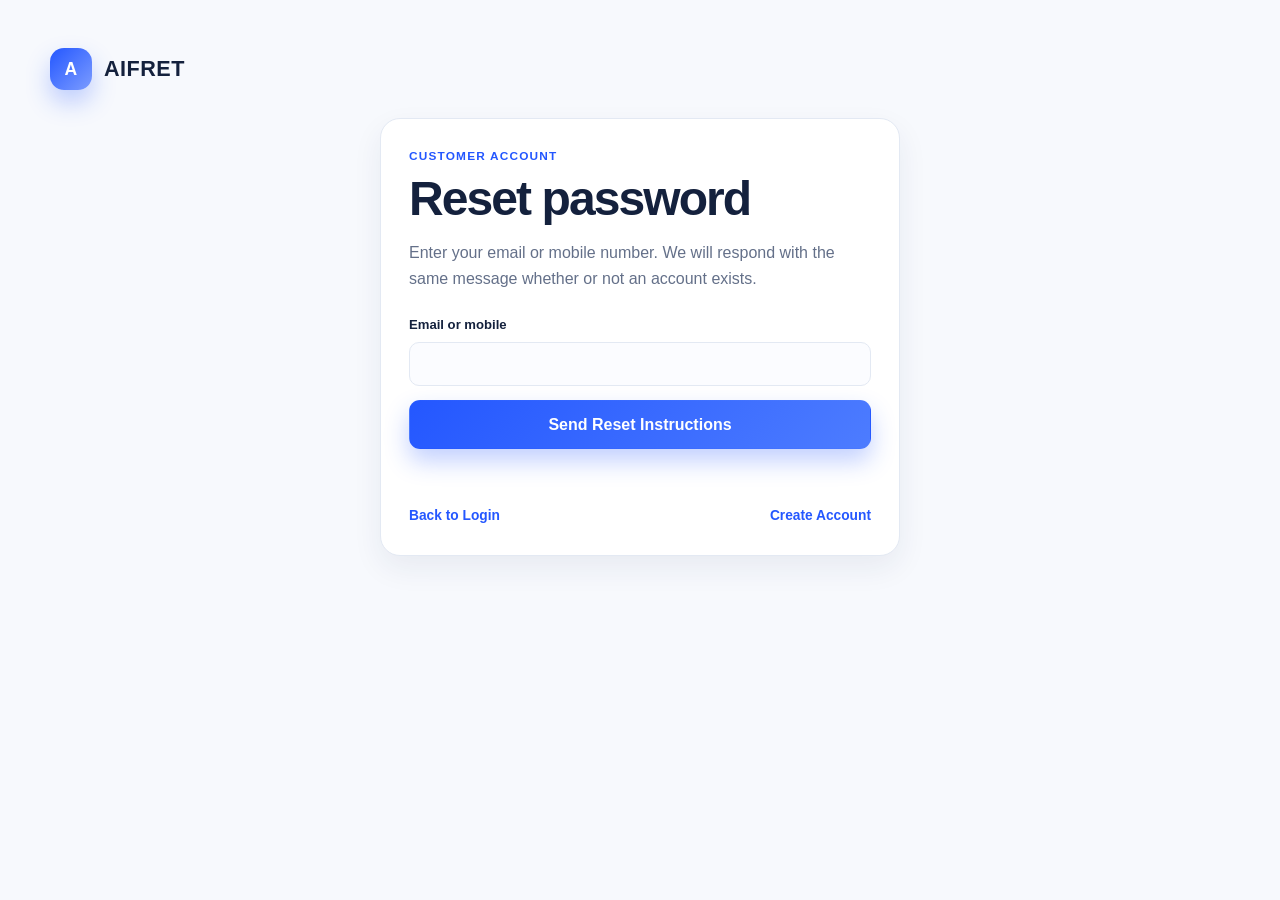
<file: forgot-password.html>
<!DOCTYPE html>
<html lang="en"><head><meta charset="UTF-8" /><meta name="viewport" content="width=device-width, initial-scale=1.0" /><meta name="robots" content="noindex" /><title>Reset Password | AIFRET</title><link rel="stylesheet" href="assets/css/styles.css" /></head><body><main class="container auth-page"><a href="index.html" class="brand auth-brand"><span class="brand-mark">A</span><span class="brand-word">AIFRET</span></a><section class="auth-panel"><span class="section-kicker">Customer account</span><h1>Reset password</h1><p>Enter your email or mobile number. We will respond with the same message whether or not an account exists.</p><form data-forgot-form><label>Email or mobile<input name="identifier" required autocomplete="username" /></label><button class="btn btn-primary" type="submit">Send Reset Instructions</button></form><p class="auth-status" data-auth-status role="status"></p><div class="auth-links"><a href="login.html">Back to Login</a><a href="signup.html">Create Account</a></div></section></main><script src="assets/js/config.js"></script><script src="assets/js/auth-client.js?v=cloudflare-api-1"></script><script src="assets/js/customer-pages.js?v=customer-auth-1"></script></body></html>
</file>
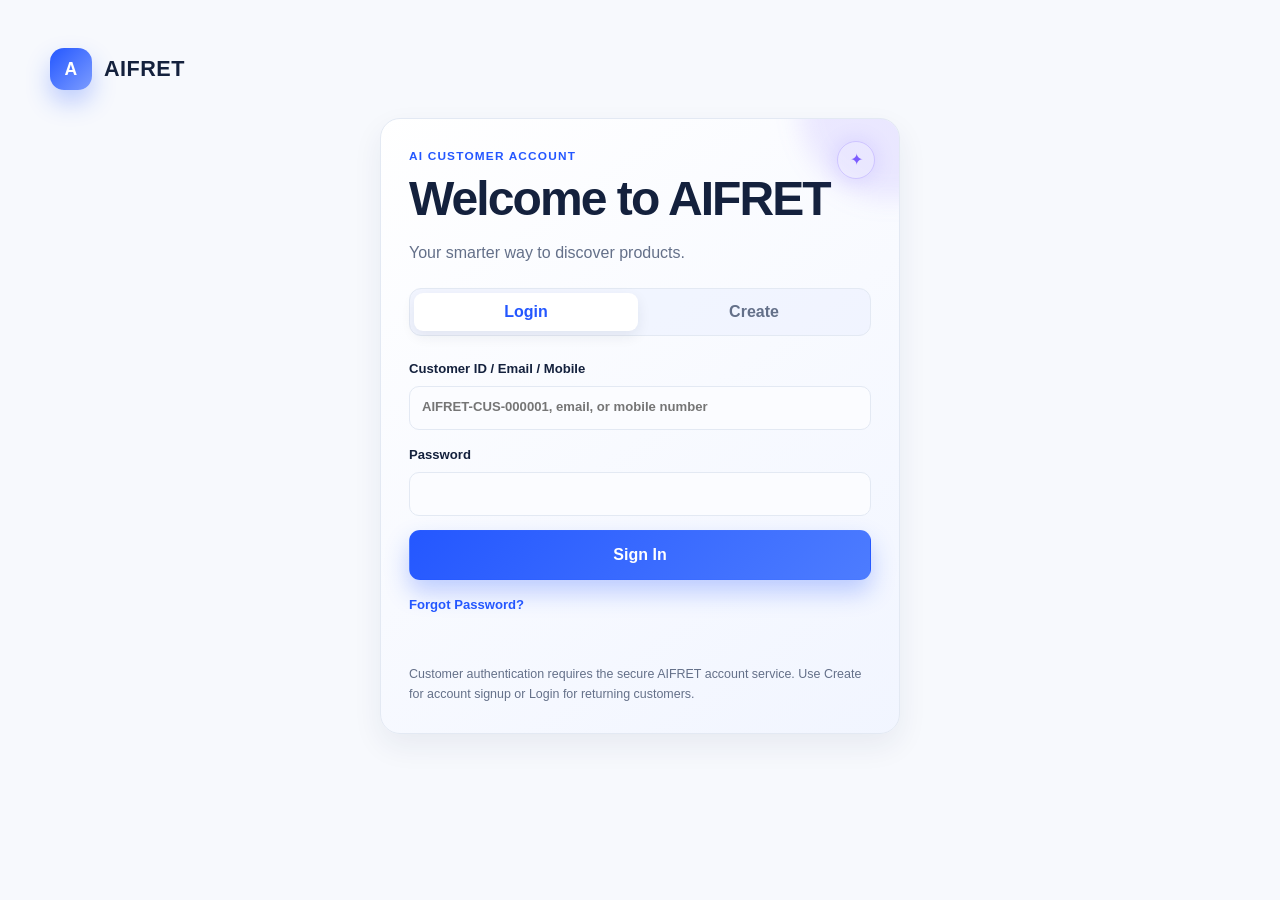
<file: login.html>
<!DOCTYPE html>
<html lang="en"><head><meta charset="UTF-8" /><meta name="viewport" content="width=device-width, initial-scale=1.0" /><meta name="robots" content="noindex" /><title>Customer Login | AIFRET</title><link rel="stylesheet" href="assets/css/styles.css" /></head><body><main class="container auth-page"><a href="index.html" class="brand auth-brand"><span class="brand-mark">A</span><span class="brand-word">AIFRET</span></a><section class="auth-panel auth-panel-ai"><div class="auth-orbit" aria-hidden="true">✦</div><span class="section-kicker">AI customer account</span><h1>Welcome to AIFRET</h1><p>Your smarter way to discover products.</p><div class="auth-tabs" role="tablist" aria-label="Account access"><button type="button" class="auth-tab active" data-auth-tab="login" role="tab" aria-selected="true">Login</button><button type="button" class="auth-tab" data-auth-tab="signup" role="tab" aria-selected="false">Create</button></div><form data-login-form><label>Customer ID / Email / Mobile<input name="identifier" placeholder="AIFRET-CUS-000001, email, or mobile number" required autocomplete="username" /></label><label>Password<input name="password" type="password" required autocomplete="current-password" /></label><button class="btn btn-primary" type="submit">Sign In</button><a class="auth-forgot" href="forgot-password.html">Forgot Password?</a></form><form data-signup-form hidden><label>Full Name<input name="fullName" required autocomplete="name" /></label><label>Email<input name="email" type="email" required autocomplete="email" /></label><label>Mobile Number<input name="mobile" type="tel" required autocomplete="tel" /></label><label>Password<input name="password" type="password" minlength="8" required autocomplete="new-password" /></label><label>Confirm Password<input name="confirmPassword" type="password" minlength="8" required autocomplete="new-password" /></label><button class="btn btn-primary" type="submit">Create Account</button></form><p class="auth-status" data-auth-status role="status"></p><p class="auth-note">Customer authentication requires the secure AIFRET account service. Use Create for account signup or Login for returning customers.</p></section></main><script src="assets/js/config.js"></script><script src="assets/js/auth-client.js?v=cloudflare-api-1"></script><script src="assets/js/customer-pages.js?v=customer-auth-2"></script></body></html>
</file>
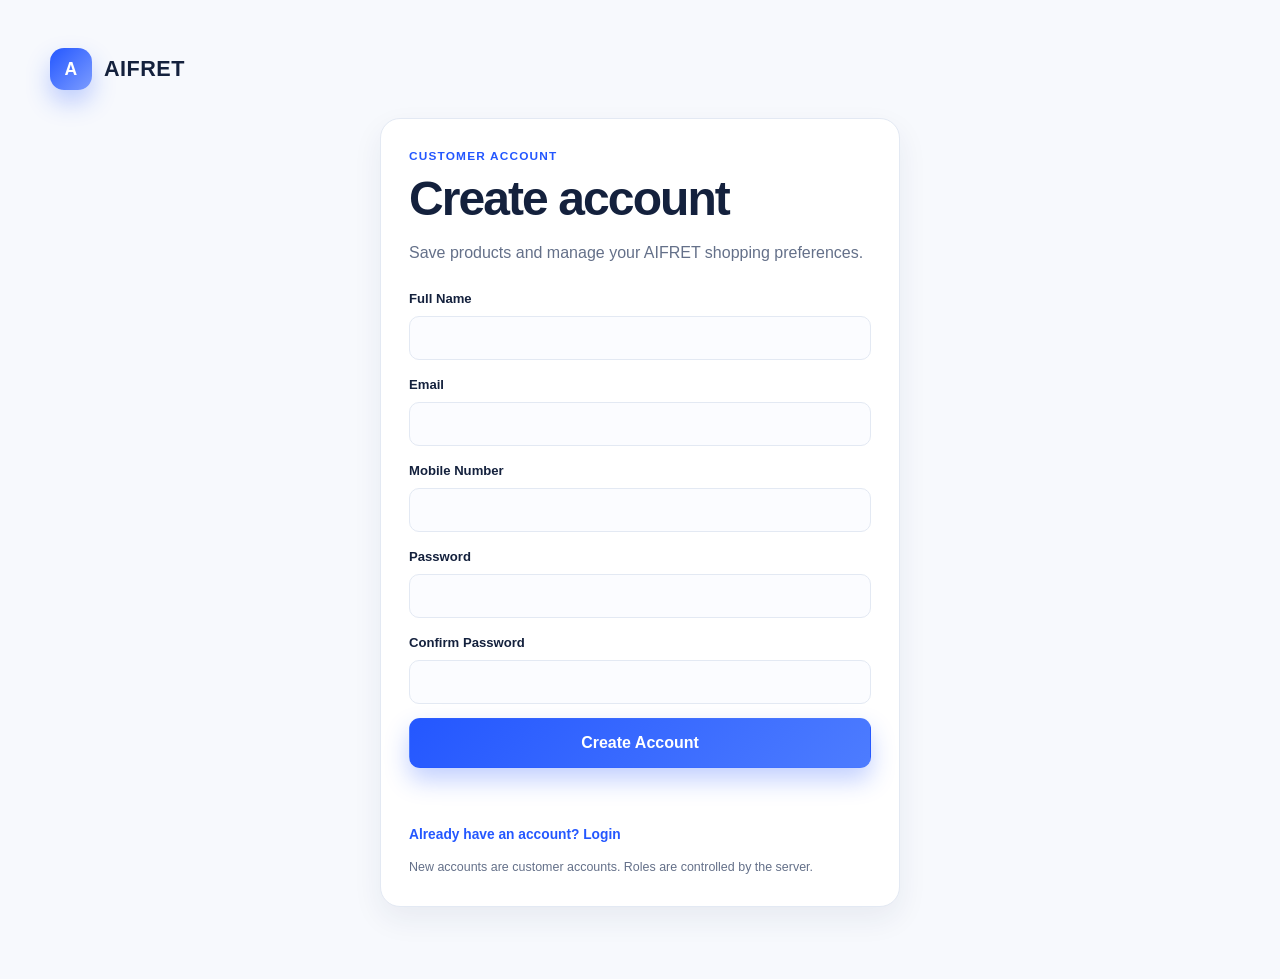
<file: signup.html>
<!DOCTYPE html>
<html lang="en"><head><meta charset="UTF-8" /><meta name="viewport" content="width=device-width, initial-scale=1.0" /><meta name="robots" content="noindex" /><title>Create Customer Account | AIFRET</title><link rel="stylesheet" href="assets/css/styles.css" /></head><body><main class="container auth-page"><a href="index.html" class="brand auth-brand"><span class="brand-mark">A</span><span class="brand-word">AIFRET</span></a><section class="auth-panel"><span class="section-kicker">Customer account</span><h1>Create account</h1><p>Save products and manage your AIFRET shopping preferences.</p><form data-signup-form><label>Full Name<input name="fullName" required autocomplete="name" /></label><label>Email<input name="email" type="email" required autocomplete="email" /></label><label>Mobile Number<input name="mobile" type="tel" required autocomplete="tel" /></label><label>Password<input name="password" type="password" minlength="8" required autocomplete="new-password" /></label><label>Confirm Password<input name="confirmPassword" type="password" minlength="8" required autocomplete="new-password" /></label><button class="btn btn-primary" type="submit">Create Account</button></form><p class="auth-status" data-auth-status role="status"></p><div class="auth-links"><a href="login.html">Already have an account? Login</a></div><p class="auth-note">New accounts are customer accounts. Roles are controlled by the server.</p></section></main><script src="assets/js/config.js"></script><script src="assets/js/auth-client.js?v=cloudflare-api-1"></script><script src="assets/js/customer-pages.js?v=customer-auth-1"></script></body></html>
</file>
<file: assets/css/styles.css>
:root {
  --bg: #f6f8fc;
  --bg-soft: #eef3ff;
  --surface: #ffffff;
  --surface-strong: #f1f5ff;
  --card: #ffffff;
  --text: #181f2a;
  --muted: #5a6475;
  --line: #e5ebf7;
  --primary: #2457ff;
  --primary-dark: #1236b3;
  --secondary: #0ea5a4;
  --success: #12a05a;
  --warning: #f59e0b;
  --danger: #ef4444;
  --shadow: 0 18px 45px rgba(23, 34, 61, 0.08);
  --radius: 20px;
}

* { box-sizing: border-box; }
[hidden] { display: none !important; }
html { scroll-behavior: smooth; }
body {
  margin: 0;
  font-family: "Segoe UI", Tahoma, Geneva, Verdana, sans-serif;
  background: var(--bg);
  color: var(--text);
  line-height: 1.6;
}
img { max-width: 100%; display: block; }
a { color: inherit; text-decoration: none; }
button, input, select { font: inherit; }
.container {
  width: min(1180px, calc(100% - 32px));
  margin: 0 auto;
}
.site-header {
  position: sticky;
  top: 0;
  z-index: 20;
  background: rgba(255, 255, 255, 0.86);
  backdrop-filter: blur(14px);
  border-bottom: 1px solid rgba(21, 31, 51, 0.06);
}
.header-inner {
  display: flex;
  align-items: center;
  justify-content: space-between;
  gap: 18px;
  padding: 16px 0;
}
.brand {
  display: inline-flex;
  align-items: center;
  gap: 12px;
  font-weight: 800;
  letter-spacing: 0.03em;
  color: var(--text);
}
.brand-mark {
  width: 42px;
  height: 42px;
  display: grid;
  place-items: center;
  border-radius: 14px;
  background: linear-gradient(135deg, var(--primary), #7c9cff);
  color: white;
  font-size: 1.1rem;
  box-shadow: 0 12px 24px rgba(36, 87, 255, 0.28);
}
.brand-word {
  font-size: 1.35rem;
}
.site-nav {
  display: flex;
  align-items: center;
  gap: 22px;
  color: var(--muted);
  font-weight: 600;
}
.site-nav a:hover { color: var(--primary); }
.header-actions {
  display: flex;
  align-items: center;
  gap: 12px;
}
.btn {
  display: inline-flex;
  align-items: center;
  justify-content: center;
  gap: 8px;
  padding: 12px 18px;
  border-radius: 12px;
  border: 1px solid transparent;
  font-weight: 700;
  cursor: pointer;
  transition: 0.2s ease;
}
.btn-primary {
  background: linear-gradient(135deg, var(--primary), #4d7cff);
  color: white;
  box-shadow: 0 12px 24px rgba(36, 87, 255, 0.28);
}
.btn-primary:hover { transform: translateY(-1px); }
.btn-secondary {
  background: var(--surface);
  color: var(--text);
  border-color: var(--line);
}
.hero {
  padding: 34px 0 24px;
}
.hero-shell {
  display: grid;
  grid-template-columns: 1.2fr 0.8fr;
  gap: 28px;
  background: linear-gradient(150deg, #f7f9ff, #eef4ff);
  border: 1px solid rgba(36, 87, 255, 0.08);
  border-radius: 30px;
  box-shadow: var(--shadow);
  overflow: hidden;
}
.hero-copy {
  padding: 48px 42px 42px;
}
.eyebrow {
  display: inline-flex;
  padding: 8px 12px;
  border-radius: 999px;
  background: rgba(36, 87, 255, 0.08);
  color: var(--primary);
  font-size: 0.8rem;
  font-weight: 700;
  letter-spacing: 0.04em;
  text-transform: uppercase;
}
h1 {
  font-size: clamp(2.2rem, 2.8vw, 4rem);
  line-height: 1.05;
  margin: 18px 0 16px;
  letter-spacing: -0.04em;
}
.hero-copy p {
  max-width: 630px;
  color: var(--muted);
  margin: 0 0 24px;
  font-size: 1.05rem;
}
.search-row {
  display: flex;
  align-items: center;
  gap: 10px;
  background: var(--surface);
  border: 1px solid var(--line);
  border-radius: 16px;
  padding: 8px 10px 8px 16px;
  max-width: 650px;
}
.search-row input {
  flex: 1;
  border: none;
  outline: none;
  background: transparent;
  color: var(--text);
  font-size: 1rem;
  min-width: 0;
}
.search-row .btn {
  white-space: nowrap;
  padding-inline: 16px;
}
.hero-metrics {
  display: flex;
  align-items: center;
  flex-wrap: wrap;
  gap: 18px;
  margin-top: 30px;
}
.metric {
  min-width: 120px;
}
.metric strong {
  display: block;
  font-size: 1.5rem;
}
.metric span {
  color: var(--muted);
  font-size: 0.9rem;
}
.hero-visual {
  position: relative;
  background: linear-gradient(180deg, #dbe7ff 0%, #edf1ff 100%);
  padding: 22px;
}
.product-showcase {
  width: 100%;
  height: 100%;
  min-height: 430px;
  border-radius: 28px;
  background: linear-gradient(160deg, rgba(255,255,255,0.82), rgba(156,187,255,0.3));
  border: 1px solid rgba(132,160,255,0.35);
  padding: 24px;
  display: flex;
  align-items: flex-end;
  justify-content: center;
  position: relative;
}
.float-card {
  position: absolute;
  background: rgba(255,255,255,0.9);
  box-shadow: var(--shadow);
  border: 1px solid rgba(26, 43, 76, 0.04);
  border-radius: 16px;
  padding: 12px 14px;
  display: flex;
  align-items: center;
  gap: 12px;
}
.float-card.top {
  top: 24px;
  left: 22px;
}
.float-card.bottom {
  right: 18px;
  bottom: 28px;
}
.float-card .mini-badge {
  width: 42px;
  height: 42px;
  border-radius: 12px;
  display: grid;
  place-items: center;
  background: linear-gradient(135deg, #ffefc7, #f7c873);
  font-size: 1.1rem;
}
.float-card strong { display: block; }
.float-card span { color: var(--muted); font-size: 0.8rem; }
.showcase-visual {
  position: relative;
  width: min(100%, 430px);
  margin: 0 auto;
}
.showcase-visual img {
  border-radius: 24px;
  width: 100%;
  height: 360px;
  object-fit: cover;
  box-shadow: 0 30px 50px rgba(44, 62, 118, 0.2);
}
.page-section {
  padding: 28px 0 12px;
}
.section-head {
  display: flex;
  align-items: end;
  justify-content: space-between;
  gap: 18px;
  margin-bottom: 20px;
}
.section-head h2 {
  margin: 0;
  font-size: clamp(1.6rem, 2vw, 2.3rem);
  letter-spacing: -0.03em;
}
.section-head a {
  color: var(--primary);
  font-weight: 700;
}
.category-grid,
.featured-grid,
.deals-grid,
.market-grid,
.compare-grid {
  display: grid;
  gap: 18px;
}
.category-grid { grid-template-columns: repeat(4, minmax(0, 1fr)); }
.category-products-sections { display: grid; gap: 28px; margin-top: 28px; }
.category-products-section { min-width: 0; }
.category-products-section .section-head { margin-bottom: 14px; }
.category-products-section h3 { margin: 0; font-size: 1.2rem; }
.category-products-grid { display: grid; grid-template-columns: repeat(3, minmax(0, 1fr)); gap: 18px; }
.category-card,
.deal-card,
.product-card,
.market-card,
.compare-card {
  background: var(--surface);
  border: 1px solid var(--line);
  border-radius: 20px;
  box-shadow: 0 10px 25px rgba(20, 30, 46, 0.04);
}
.category-card {
  padding: 20px;
  display: flex;
  align-items: center;
  gap: 16px;
}
.category-icon {
  width: 48px;
  height: 48px;
  border-radius: 14px;
  display: grid;
  place-items: center;
  background: var(--bg-soft);
  font-size: 1.5rem;
}
.category-card h3 {
  margin: 0 0 4px;
  font-size: 1.05rem;
}
.category-card small { color: var(--muted); }
.featured-grid { grid-template-columns: repeat(4, minmax(0, 1fr)); }
.deals-grid { grid-template-columns: repeat(3, minmax(0, 1fr)); }
.market-grid { grid-template-columns: repeat(4, minmax(0, 1fr)); }
.product-card { overflow: hidden; }
.product-image {
  height: 220px;
  overflow: hidden;
  background: #edf4ff;
}
.product-image img {
  width: 100%;
  height: 100%;
  object-fit: cover;
}
.product-body {
  padding: 16px 16px 18px;
}
.product-tag {
  display: inline-flex;
  padding: 6px 10px;
  border-radius: 999px;
  background: rgba(18, 160, 90, 0.1);
  color: var(--success);
  font-size: 0.78rem;
  font-weight: 700;
}
.product-body h3 {
  margin: 12px 0 8px;
  font-size: 1.12rem;
}
.product-meta {
  display: flex;
  align-items: center;
  justify-content: space-between;
  gap: 10px;
  color: var(--muted);
  font-size: 0.9rem;
}
.product-footer {
  display: flex;
  align-items: center;
  justify-content: space-between;
  gap: 12px;
  margin-top: 16px;
}
.price-block {
  display: flex;
  align-items: baseline;
  gap: 8px;
  flex-wrap: wrap;
}
.price-block strong { font-size: 1.4rem; }
.price-block span { color: var(--muted); text-decoration: line-through; }
.product-card .btn {
  padding: 10px 14px;
}
.deal-card { padding: 18px; }
.deal-thumb {
  height: 170px;
  border-radius: 16px;
  overflow: hidden;
  margin-bottom: 14px;
}
.deal-thumb img {
  width: 100%;
  height: 100%;
  object-fit: cover;
}
.deal-head {
  display: flex;
  align-items: center;
  justify-content: space-between;
  gap: 10px;
}
.discount-pill {
  display: inline-flex;
  align-items: center;
  justify-content: center;
  background: rgba(239, 68, 68, 0.08);
  color: var(--danger);
  border-radius: 999px;
  padding: 6px 10px;
  font-size: 0.8rem;
  font-weight: 700;
}
.deal-card h3 {
  margin: 12px 0 8px;
  font-size: 1.18rem;
}
.deal-footer {
  display: flex;
  align-items: center;
  justify-content: space-between;
  gap: 12px;
  margin-top: 14px;
}
.market-card {
  padding: 20px;
  text-align: center;
}
.market-logo {
  width: 64px;
  height: 64px;
  margin: 0 auto 18px;
  border-radius: 18px;
  display: grid;
  place-items: center;
  font-weight: 800;
  font-size: 1.25rem;
  color: white;
}
.market-card h3 { margin: 0 0 6px; }
.market-card p { margin: 0; color: var(--muted); }
.filter-bar {
  display: flex;
  flex-wrap: wrap;
  gap: 12px;
  margin: 20px 0 26px;
}
.filter-chip {
  border: 1px solid var(--line);
  background: var(--surface);
  color: var(--muted);
  padding: 9px 14px;
  border-radius: 999px;
  cursor: pointer;
  font-weight: 700;
}
.filter-chip.active {
  background: rgba(36, 87, 255, 0.08);
  color: var(--primary);
  border-color: rgba(36, 87, 255, 0.18);
}
.breadcrumbs {
  display: inline-flex;
  align-items: center;
  flex-wrap: wrap;
  gap: 8px;
  color: var(--muted);
  margin: 18px 0 20px;
  font-size: 0.92rem;
}
.product-page {
  padding: 12px 0 38px;
}
.product-layout {
  display: grid;
  grid-template-columns: 1.1fr 0.9fr;
  gap: 28px;
  align-items: start;
}
.gallery-card,
.detail-card,
.compare-card {
  background: var(--surface);
  border: 1px solid var(--line);
  border-radius: 26px;
  box-shadow: var(--shadow);
}
.gallery-card { padding: 18px; }
.gallery-image {
  border-radius: 22px;
  overflow: hidden;
  background: #edf4ff;
  height: 470px;
}
.gallery-image img {
  width: 100%;
  height: 100%;
  object-fit: cover;
}
.detail-card {
  padding: 26px 28px;
}
.detail-card h1 {
  font-size: clamp(2rem, 2vw, 3rem);
  margin: 10px 0 8px;
}
.rating-row {
  display: flex;
  align-items: center;
  gap: 10px;
  color: var(--muted);
  margin-bottom: 18px;
}
.rating-badge {
  background: rgba(245, 158, 11, 0.1);
  color: #b86f00;
  padding: 6px 10px;
  border-radius: 999px;
  font-weight: 700;
}
.price-raised {
  display: flex;
  align-items: baseline;
  gap: 12px;
  flex-wrap: wrap;
  margin: 18px 0;
}
.price-raised strong {
  font-size: clamp(2rem, 2.5vw, 3rem);
  letter-spacing: -0.04em;
}
.old-price { color: var(--muted); text-decoration: line-through; }
.discount-pill-large {
  background: rgba(18, 160, 90, 0.12);
  color: var(--success);
  padding: 8px 12px;
  border-radius: 999px;
  font-weight: 800;
}
.feature-list {
  list-style: none;
  padding: 0;
  margin: 10px 0 22px;
  display: grid;
  gap: 8px;
}
.feature-list li {
  display: flex;
  align-items: center;
  gap: 10px;
  color: var(--muted);
}
.feature-list li::before {
  content: "✓";
  width: 24px;
  height: 24px;
  display: inline-grid;
  place-items: center;
  border-radius: 999px;
  background: rgba(36, 87, 255, 0.08);
  color: var(--primary);
  font-weight: 800;
}
.product-actions {
  display: flex;
  flex-wrap: wrap;
  gap: 12px;
  margin-top: 18px;
}
.summary-box {
  margin-top: 18px;
  padding: 16px 18px;
  background: var(--bg-soft);
  border: 1px solid rgba(36, 87, 255, 0.08);
  border-radius: 16px;
  color: var(--muted);
}
.compare-wrap {
  padding-top: 10px;
}
.compare-grid {
  grid-template-columns: repeat(4, minmax(0, 1fr));
}
.compare-card {
  padding: 18px;
}
.marketplace-badge {
  display: inline-flex;
  padding: 6px 10px;
  border-radius: 999px;
  background: rgba(36, 87, 255, 0.08);
  color: var(--primary);
  font-weight: 700;
  margin-bottom: 12px;
}
.compare-card h3 { margin: 0 0 10px; }
.compare-price { font-size: 1.8rem; font-weight: 800; }
.compare-card .meta-row {
  display: flex;
  align-items: center;
  justify-content: space-between;
  gap: 10px;
  color: var(--muted);
  padding-top: 12px;
  margin-top: 12px;
  border-top: 1px solid var(--line);
}
.deals-page .deals-grid { grid-template-columns: repeat(3, minmax(0, 1fr)); }
.footer {
  padding: 44px 0 60px;
  color: var(--muted);
}
.footer-inner {
  display: flex;
  align-items: center;
  justify-content: space-between;
  border-top: 1px solid var(--line);
  padding-top: 26px;
  gap: 16px;
}
@media (max-width: 980px) {
  .hero-shell,
  .product-layout,
  .compare-grid,
  .featured-grid,
  .deals-grid,
  .market-grid,
  .category-grid {
    grid-template-columns: 1fr 1fr;
  }
  .hero-shell { grid-template-columns: 1fr; }
  .site-nav { display: none; }
  .header-inner { flex-wrap: wrap; }
}
@media (max-width: 640px) {
  .category-grid,
  .category-products-grid,
  .featured-grid,
  .deals-grid,
  .market-grid,
  .compare-grid,
  .product-layout {
    grid-template-columns: 1fr;
  }
  .header-inner {
    justify-content: center;
  }
  .header-actions {
    width: 100%;
    justify-content: center;
  }
  .hero-copy { padding: 28px 22px 22px; }
  .search-row {
    flex-direction: column;
    align-items: stretch;
    padding: 12px;
  }
  .footer-inner {
    flex-direction: column;
    text-align: center;
  }
}

/* Shared premium polish */
:root {
  --bg: #f7f9fd;
  --bg-soft: #eef3ff;
  --text: #14213d;
  --muted: #647089;
  --line: #e3e9f3;
  --shadow-soft: 0 12px 30px rgba(26, 45, 86, 0.07);
}

body {
  font-family: "Inter", "Segoe UI", sans-serif;
  letter-spacing: 0;
}

.site-header {
  box-shadow: 0 1px 0 rgba(20, 33, 61, 0.04);
  transition: box-shadow 0.2s ease, background 0.2s ease;
}
.site-header.header-compact {
  background: rgba(255, 255, 255, 0.96);
  box-shadow: 0 10px 28px rgba(20, 33, 61, 0.08);
}
.header-tools {
  display: flex;
  align-items: center;
  gap: 8px;
}
.icon-btn,
.nav-toggle,
.mini-wishlist {
  width: 40px;
  height: 40px;
  display: inline-grid;
  place-items: center;
  border: 1px solid transparent;
  border-radius: 12px;
  background: transparent;
  color: var(--muted);
  cursor: pointer;
  transition: background 0.2s ease, border-color 0.2s ease, color 0.2s ease, transform 0.2s ease;
}
.icon-btn:hover,
.nav-toggle:hover,
.mini-wishlist:hover {
  background: var(--bg-soft);
  border-color: rgba(36, 87, 255, 0.12);
  color: var(--primary);
  transform: translateY(-1px);
}
.nav-toggle { display: none; font-size: 1.15rem; }
.site-nav a { position: relative; padding: 10px 0; }
.site-nav a::after {
  content: "";
  position: absolute;
  left: 0;
  right: 100%;
  bottom: 2px;
  height: 2px;
  border-radius: 2px;
  background: var(--primary);
  transition: right 0.2s ease;
}
.site-nav a:hover::after { right: 0; }

.btn {
  min-height: 44px;
  padding: 11px 18px;
  border-radius: 11px;
  transition: transform 0.2s ease, box-shadow 0.2s ease, border-color 0.2s ease, background 0.2s ease;
}
.btn-primary:hover {
  transform: translateY(-2px);
  box-shadow: 0 16px 30px rgba(36, 87, 255, 0.3);
}
.btn-secondary:hover {
  border-color: rgba(36, 87, 255, 0.25);
  color: var(--primary);
  transform: translateY(-1px);
}
.btn-small { min-height: 36px; padding: 8px 12px; font-size: 0.84rem; }

.hero { padding-top: 28px; }
.hero-shell { box-shadow: 0 24px 60px rgba(29, 50, 93, 0.1); }
.hero-copy p { line-height: 1.7; }
.search-row {
  min-height: 60px;
  box-shadow: 0 8px 24px rgba(30, 52, 93, 0.06);
  transition: border-color 0.2s ease, box-shadow 0.2s ease;
}
.search-row:focus-within {
  border-color: rgba(36, 87, 255, 0.4);
  box-shadow: 0 10px 28px rgba(36, 87, 255, 0.12);
}
.search-icon { color: var(--primary); font-size: 1.25rem; line-height: 1; }
.popular-searches {
  display: flex;
  align-items: center;
  flex-wrap: wrap;
  gap: 8px;
  margin-top: 14px;
  color: var(--muted);
  font-size: 0.82rem;
}
.popular-searches a {
  padding: 4px 9px;
  border: 1px solid rgba(36, 87, 255, 0.12);
  border-radius: 999px;
  color: var(--primary);
  background: rgba(255, 255, 255, 0.58);
}
.popular-searches a:hover { background: var(--surface); border-color: rgba(36, 87, 255, 0.28); }
.hero-actions { display: flex; flex-wrap: wrap; gap: 10px; margin-top: 22px; }

.page-section { padding: 42px 0 8px; }
.section-head { margin-bottom: 22px; }
.section-kicker {
  display: block;
  margin-bottom: 5px;
  color: var(--primary);
  font-size: 0.74rem;
  font-weight: 800;
  letter-spacing: 0.1em;
  text-transform: uppercase;
}
.section-head a { font-size: 0.92rem; }
.category-card,
.deal-card,
.product-card,
.market-card,
.compare-card {
  box-shadow: var(--shadow-soft);
  transition: transform 0.22s ease, box-shadow 0.22s ease, border-color 0.22s ease;
}
.category-card:hover,
.deal-card:hover,
.product-card:hover,
.market-card:hover,
.compare-card:hover {
  border-color: rgba(36, 87, 255, 0.2);
  box-shadow: 0 18px 38px rgba(26, 45, 86, 0.12);
  transform: translateY(-4px);
}
.card-body { padding: 18px 18px 20px; }
.card-top-line,
.detail-top-row,
.showcase-header,
.compare-card-header {
  display: flex;
  align-items: center;
  justify-content: space-between;
  gap: 12px;
}
.card-indicators { display: inline-flex; align-items: center; gap: 6px; }
.ai-video-badge { padding: 5px 8px; border-radius: 999px; background: rgba(36, 87, 255, 0.08); color: var(--primary); font-size: 0.68rem; font-weight: 800; white-space: nowrap; }
.card-body h3 { margin: 12px 0 7px; font-size: 1.05rem; line-height: 1.35; }
.deal-market { margin-top: 12px; color: var(--muted); font-size: 0.82rem; font-weight: 700; }
.price-row { display: flex; align-items: baseline; gap: 9px; margin-top: 10px; }
.price-row strong { font-size: 1.35rem; letter-spacing: -0.03em; }
.price-row span { color: var(--muted); font-size: 0.84rem; text-decoration: line-through; }
.discount-line { display: flex; align-items: center; gap: 8px; margin-top: 8px; }
.discount-badge { color: var(--success); font-size: 0.78rem; font-weight: 800; }
.discount-line small { color: var(--muted); font-size: 0.78rem; }
.card-actions { margin-top: 16px; }
.card-actions .btn { width: 100%; }

.market-card { padding: 22px 18px; }
.market-card-body { display: grid; gap: 10px; }
.market-card-body .btn { width: 100%; }
.market-card:hover .market-logo { transform: scale(1.04); }
.market-logo { transition: transform 0.2s ease; }

.deals-landing { padding-top: 44px; padding-bottom: 52px; }
.page-header { max-width: 700px; margin-bottom: 24px; }
.page-header h1 { margin: 8px 0 10px; font-size: clamp(2rem, 4vw, 3.2rem); }
.page-header p { margin: 0; color: var(--muted); }
.search-row--wide { max-width: none; margin-bottom: 20px; }
.filter-bar { margin: 12px 0; }
.filter-chip { transition: background 0.2s ease, border-color 0.2s ease, color 0.2s ease, transform 0.2s ease; }
.filter-chip:hover { border-color: rgba(36, 87, 255, 0.25); color: var(--primary); transform: translateY(-1px); }

.site-footer {
  margin-top: 64px;
  padding: 48px 0 24px;
  color: var(--muted);
  background: #101b33;
  border-top: 1px solid rgba(255, 255, 255, 0.08);
}
.footer-grid {
  display: grid;
  grid-template-columns: 1.6fr repeat(4, 1fr);
  gap: 32px;
  padding-bottom: 38px;
}
.footer-brand p { max-width: 260px; margin: 16px 0 0; color: #aab6cc; font-size: 0.9rem; }
.footer-brand-row { color: white; }
.footer-grid h4 { margin: 4px 0 14px; color: white; font-size: 0.9rem; }
.footer-grid ul { display: grid; gap: 9px; margin: 0; padding: 0; list-style: none; font-size: 0.86rem; }
.footer-grid a { color: #aab6cc; }
.footer-grid a:hover { color: white; }
.footer-bottom {
  display: flex;
  justify-content: space-between;
  gap: 16px;
  padding-top: 18px;
  border-top: 1px solid rgba(255, 255, 255, 0.1);
  color: #8592ab;
  font-size: 0.78rem;
}

.product-page { padding-bottom: 52px; }
.product-summary { color: var(--muted); line-height: 1.7; }
.product-content-grid { display: grid; grid-template-columns: 1fr 1fr; gap: 22px; margin-top: 28px; }
.info-panel,
.offer-panel,
.panel-block { background: var(--surface); border: 1px solid var(--line); border-radius: 20px; box-shadow: var(--shadow-soft); }
.info-panel { display: grid; gap: 1px; overflow: hidden; }
.panel-block { padding: 22px; border: 0; border-radius: 0; box-shadow: none; }
.panel-block + .panel-block { border-top: 1px solid var(--line); }
.panel-block h3,
.offer-panel h3 { margin: 0 0 14px; font-size: 1.05rem; }
.list-grid { display: grid; gap: 8px; margin: 0; padding-left: 18px; color: var(--muted); }
.spec-list { display: grid; gap: 10px; margin: 0; padding: 0; list-style: none; }
.spec-list li { display: flex; justify-content: space-between; gap: 18px; color: var(--muted); }
.spec-list strong { color: var(--text); text-align: right; }
.offer-panel { padding: 22px; }
.offer-panel-head { display: flex; align-items: center; justify-content: space-between; gap: 12px; }
.small-badge { color: var(--success); font-size: 0.78rem; font-weight: 800; }
.offer-list { display: grid; gap: 10px; }
.offer-item { display: flex; align-items: center; justify-content: space-between; gap: 16px; padding: 14px 0; border-top: 1px solid var(--line); }
.offer-item small { display: block; margin-top: 3px; color: var(--success); }
.offer-price-box { display: grid; gap: 4px; text-align: right; }
.offer-price-box span { font-weight: 800; }
.offer-price-box a { color: var(--primary); font-size: 0.82rem; font-weight: 700; }
.offer-actions { display: flex; justify-content: flex-end; flex-wrap: wrap; gap: 8px; }
.offer-actions a { color: inherit; font-size: 0.84rem; }
.btn.is-disabled { opacity: 0.55; cursor: not-allowed; pointer-events: none; }
.related-wrap { margin-top: 40px; }
.related-grid { display: grid; grid-template-columns: repeat(3, minmax(0, 1fr)); gap: 18px; }
.related-card { display: flex; gap: 14px; padding: 14px; background: var(--surface); border: 1px solid var(--line); border-radius: 16px; box-shadow: var(--shadow-soft); }
.related-card img { width: 82px; height: 82px; flex: 0 0 auto; border-radius: 12px; object-fit: cover; }
.related-card h4 { margin: 2px 0 4px; font-size: 0.92rem; }
.related-card p { margin: 0 0 4px; color: var(--primary); font-weight: 800; }
.related-card a { color: var(--muted); font-size: 0.78rem; font-weight: 700; }
.ai-video-card,
.ai-preview-tool { display: grid; gap: 12px; margin-top: 16px; }
.ai-video-card video { width: 100%; max-height: 360px; border-radius: 14px; background: #101b33; }
.ai-preview-panel { display: grid; gap: 12px; margin-top: 12px; padding: 16px; background: var(--bg-soft); border: 1px solid var(--line); border-radius: 16px; }
.ai-preview-panel > .btn { justify-self: start; }
.ai-preview-panel img { width: 100%; max-height: 260px; object-fit: contain; border-radius: 12px; background: var(--surface); }
.ai-preview-status { color: var(--muted); font-size: 0.84rem; }
.ai-preview-actions { display: flex; flex-wrap: wrap; gap: 8px; }
.ai-preview-unavailable { margin: 16px 0 0; color: var(--muted); font-size: 0.82rem; }
.ai-video-card .btn { justify-self: start; }
.admin-video-panel { display: flex; align-items: center; flex-wrap: wrap; gap: 10px; margin: 16px 0 4px; padding: 12px 14px; border: 1px solid var(--line); border-radius: 12px; background: var(--bg-soft); }
.admin-video-panel strong { margin-right: auto; }
.admin-video-panel [data-admin-video-status] { color: var(--muted); font-size: 0.8rem; }
.admin-video-panel [data-status="ready"] { color: var(--success); font-weight: 700; }
.admin-video-panel [data-status="failed"] { color: var(--danger); font-weight: 700; }
.deals-toolbar,
.compare-controls {
  display: flex;
  align-items: end;
  flex-wrap: wrap;
  gap: 12px;
  margin: 16px 0 22px;
}
.demo-note { flex: 1 1 260px; margin: 0; color: var(--muted); font-size: 0.82rem; }
.sort-control,
.compare-controls label {
  display: grid;
  gap: 6px;
  color: var(--muted);
  font-size: 0.76rem;
  font-weight: 800;
  letter-spacing: 0.04em;
  text-transform: uppercase;
}
.sort-control select,
.compare-controls input,
.compare-controls select {
  min-height: 42px;
  min-width: 170px;
  padding: 9px 12px;
  border: 1px solid var(--line);
  border-radius: 10px;
  background: var(--surface);
  color: var(--text);
  font-size: 0.88rem;
  font-weight: 600;
  letter-spacing: 0;
  text-transform: none;
}
.compare-page { padding-top: 44px; padding-bottom: 52px; }
.compare-page-grid { display: grid; gap: 20px; }
.compare-product-card { overflow: hidden; background: var(--surface); border: 1px solid var(--line); border-radius: 20px; box-shadow: var(--shadow-soft); }
.compare-product-heading { display: flex; align-items: center; justify-content: space-between; gap: 16px; padding: 22px; border-bottom: 1px solid var(--line); }
.compare-product-heading h2 { margin: 0; font-size: 1.2rem; }
.compare-product-heading .section-kicker { margin: 0 0 3px; }
.compare-table { overflow-x: auto; }
.compare-table-row { display: grid; grid-template-columns: minmax(150px, 1.4fr) repeat(3, minmax(110px, 0.8fr)) 110px; align-items: center; gap: 14px; min-width: 680px; padding: 15px 22px; border-bottom: 1px solid var(--line); color: var(--muted); font-size: 0.88rem; }
.compare-table-row:last-child { border-bottom: 0; }
.compare-table-row strong { color: var(--text); }
.compare-table-row.best-offer-row { background: rgba(22, 163, 74, 0.08); box-shadow: inset 4px 0 0 var(--success); }
.compare-table-head { color: var(--muted); background: var(--bg-soft); font-size: 0.72rem; font-weight: 800; letter-spacing: 0.06em; text-transform: uppercase; }
.compare-table-row .btn { justify-self: end; }
.empty-state { padding: 36px; text-align: center; background: var(--surface); border: 1px solid var(--line); border-radius: 20px; }
.empty-state h3 { margin: 0 0 6px; }
.empty-state p { margin: 0; color: var(--muted); }

@media (max-width: 980px) {
  .header-inner { position: relative; }
  .header-tools { margin-left: auto; }
  .nav-toggle { display: inline-grid; }
  .site-nav {
    display: none;
    position: absolute;
    top: calc(100% + 1px);
    left: 0;
    right: 0;
    padding: 12px 16px;
    background: rgba(255, 255, 255, 0.98);
    border: 1px solid var(--line);
    border-top: 0;
    border-radius: 0 0 16px 16px;
    box-shadow: 0 18px 28px rgba(20, 33, 61, 0.1);
  }
  .site-nav.is-open { display: grid; gap: 0; }
  .site-nav a { padding: 12px 4px; border-bottom: 1px solid var(--line); }
  .site-nav a:last-child { border-bottom: 0; }
  .footer-grid { grid-template-columns: 1.5fr repeat(2, 1fr); }
  .product-content-grid { grid-template-columns: 1fr; }
}

@media (max-width: 640px) {
  .container { width: min(100% - 24px, 1180px); }
  .header-inner { padding: 11px 0; gap: 8px; }
  .brand { gap: 8px; }
  .brand-mark { width: 36px; height: 36px; border-radius: 11px; }
  .brand-word { font-size: 1.15rem; }
  .header-tools .icon-btn { display: none; }
  .header-tools .btn { min-height: 38px; padding: 8px 11px; font-size: 0.78rem; }
  .hero { padding-top: 14px; }
  .hero-shell { border-radius: 22px; }
  .hero-copy { padding: 26px 18px 22px; }
  h1 { font-size: clamp(2rem, 10vw, 3rem); }
  .hero-copy p { font-size: 0.95rem; }
  .search-row { min-height: 0; padding: 10px; }
  .search-row .btn { width: 100%; }
  .hero-actions .btn { flex: 1 1 160px; }
  .showcase-card.large { padding: 14px; }
  .showcase-mini-stack { gap: 8px; }
  .page-section { padding-top: 32px; }
  .section-head { align-items: start; margin-bottom: 16px; }
  .section-head h2 { font-size: 1.45rem; }
  .card-body { padding: 16px; }
  .deals-landing { padding-top: 30px; }
  .footer-grid { grid-template-columns: 1fr 1fr; gap: 28px 18px; }
  .footer-brand { grid-column: 1 / -1; }
  .footer-bottom { flex-direction: column; gap: 6px; }
  .detail-card { padding: 22px 18px; }
  .gallery-image { height: 320px; }
  .related-grid { grid-template-columns: 1fr; }
  .offer-item { align-items: start; }
  .ai-preview-actions { display: grid; }
  .ai-preview-actions .btn { width: 100%; }
  .admin-video-panel { align-items: stretch; flex-direction: column; }
  .admin-video-panel strong { margin-right: 0; }
  .admin-video-panel .btn { width: 100%; }
  .deals-toolbar { align-items: stretch; }
  .sort-control { flex: 1 1 100%; }
  .sort-control select { width: 100%; }
  .deals-toolbar .btn { width: 100%; }
  .compare-page { padding-top: 30px; }
  .compare-controls { align-items: stretch; }
  .compare-controls label { flex: 1 1 100%; }
  .compare-controls input,
  .compare-controls select { width: 100%; }
  .compare-product-heading { align-items: start; flex-direction: column; padding: 18px; }
  .compare-product-heading .btn { width: 100%; }
  .compare-table-row { padding-inline: 18px; }
}

/* Customer account pages */
.auth-page,
.account-page { min-height: 100vh; padding: 48px 0 72px; }
.auth-brand { margin-bottom: 28px; }
.auth-panel,
.account-panel { width: min(100%, 520px); margin: 0 auto; padding: 28px; background: var(--surface); border: 1px solid var(--line); border-radius: 20px; box-shadow: var(--shadow-soft); }
.auth-panel h1,
.account-panel h1 { margin: 8px 0 10px; font-size: clamp(2rem, 5vw, 3rem); }
.auth-panel p,
.account-panel p { color: var(--muted); }
.auth-panel form { display: grid; gap: 14px; margin-top: 22px; }
.auth-panel form[hidden] { display: none; }
.auth-panel label { display: grid; gap: 7px; font-size: 0.82rem; font-weight: 800; }
.auth-panel input { width: 100%; min-height: 44px; padding: 10px 12px; border: 1px solid var(--line); border-radius: 10px; background: #fbfcff; color: var(--text); }
.auth-panel input:focus { outline: 0; border-color: rgba(36, 87, 255, 0.45); box-shadow: 0 0 0 3px rgba(36, 87, 255, 0.1); }
.auth-status { min-height: 24px; margin: 14px 0 0; font-size: 0.86rem; }
.auth-status[data-status="error"] { color: var(--danger); }
.auth-links { display: flex; justify-content: space-between; flex-wrap: wrap; gap: 12px; margin-top: 18px; font-size: 0.86rem; font-weight: 700; }
.auth-links a,
.account-secondary-link { color: var(--primary); }
.auth-note { margin-bottom: 0; font-size: 0.78rem; }
.account-panel { width: min(100%, 760px); }
.account-grid { display: grid; grid-template-columns: repeat(3, minmax(0, 1fr)); gap: 12px; margin: 22px 0; }
.account-grid a { padding: 16px; border: 1px solid var(--line); border-radius: 14px; color: var(--text); font-weight: 700; background: var(--bg-soft); }
.account-grid a:hover { border-color: rgba(36, 87, 255, 0.3); color: var(--primary); }
.account-secondary-link { display: inline-block; margin-left: 12px; font-size: 0.86rem; font-weight: 700; }
.ai-account-link { display: inline-flex; align-items: center; gap: 7px; min-height: 40px; padding: 8px 12px; border: 1px solid rgba(36, 87, 255, 0.18); border-radius: 999px; color: var(--primary); background: linear-gradient(135deg, rgba(255,255,255,0.96), rgba(238,243,255,0.88)); box-shadow: 0 8px 20px rgba(36, 87, 255, 0.1); font-size: 0.82rem; font-weight: 800; transition: transform 0.2s ease, box-shadow 0.2s ease, border-color 0.2s ease; }
.ai-account-link span:first-child { color: #7c5cff; font-size: 1rem; text-shadow: 0 0 10px rgba(124, 92, 255, 0.55); }
.ai-account-link:hover { transform: translateY(-1px); border-color: rgba(124, 92, 255, 0.4); box-shadow: 0 12px 26px rgba(36, 87, 255, 0.16); }
.auth-panel-ai { position: relative; overflow: hidden; background: linear-gradient(145deg, rgba(255,255,255,0.98), rgba(241,245,255,0.94)); }
.auth-panel-ai::before { content: ""; position: absolute; width: 180px; height: 180px; top: -100px; right: -80px; border-radius: 50%; background: rgba(124, 92, 255, 0.12); filter: blur(12px); pointer-events: none; }
.auth-orbit { position: absolute; top: 22px; right: 24px; display: grid; place-items: center; width: 38px; height: 38px; border: 1px solid rgba(124, 92, 255, 0.25); border-radius: 50%; color: #7c5cff; box-shadow: 0 0 20px rgba(124, 92, 255, 0.18); }
.auth-tabs { display: grid; grid-template-columns: 1fr 1fr; gap: 4px; margin: 22px 0 18px; padding: 4px; border: 1px solid var(--line); border-radius: 12px; background: rgba(238,243,255,0.7); }
.auth-tab { min-height: 38px; border: 0; border-radius: 9px; background: transparent; color: var(--muted); cursor: pointer; font-weight: 800; }
.auth-tab.active { background: var(--surface); color: var(--primary); box-shadow: 0 5px 14px rgba(20,33,61,0.08); }
.auth-forgot { justify-self: start; color: var(--primary); font-size: 0.82rem; font-weight: 700; }

@media (max-width: 640px) {
  .auth-page,
  .account-page { padding-top: 30px; }
  .auth-panel,
  .account-panel { padding: 20px 18px; }
  .account-grid { grid-template-columns: 1fr 1fr; }
  .ai-account-link { min-width: 40px; justify-content: center; padding: 8px 10px; }
  .ai-account-link span:last-child { display: none; }
  .header-tools .btn { order: 1; }
  .header-tools .ai-account-link { order: 2; }
}

/* Local product management */
.admin-page { background: var(--bg); }
.admin-header-label { color: var(--muted); font-size: 0.82rem; font-weight: 700; }
.admin-shell { padding: 48px 0 72px; }
.admin-intro { max-width: 680px; margin-bottom: 28px; }
.admin-intro h1 { margin: 8px 0 10px; font-size: clamp(2rem, 4vw, 3rem); }
.admin-intro p { margin: 0; color: var(--muted); }
.admin-import-panel { margin-bottom: 22px; }
.admin-import-panel p { color: var(--muted); margin: 8px 0 0; }
.admin-import-controls { display: grid; grid-template-columns: minmax(0, 1fr) auto; gap: 14px; align-items: end; }
.admin-import-controls label { display: grid; gap: 7px; color: var(--text); font-size: 0.82rem; font-weight: 800; }
.admin-import-controls input { width: 100%; padding: 11px 12px; border: 1px solid var(--line); border-radius: 10px; background: #fbfcff; color: var(--text); font-size: 0.9rem; }
.admin-import-preview { display: flex; gap: 8px; flex-wrap: wrap; margin-top: 12px; padding: 11px 13px; border-radius: 10px; background: var(--bg-soft); color: var(--muted); font-size: 0.8rem; }
.admin-import-preview strong { color: var(--text); }
.admin-layout { display: grid; grid-template-columns: minmax(0, 1.5fr) minmax(300px, 0.8fr); gap: 22px; align-items: start; }
.admin-panel { padding: 24px; background: var(--surface); border: 1px solid var(--line); border-radius: 20px; box-shadow: var(--shadow-soft); }
.admin-panel-heading { display: flex; align-items: start; justify-content: space-between; gap: 16px; margin-bottom: 22px; }
.admin-panel-heading h2,
.admin-offer-heading h3 { margin: 0; font-size: 1.25rem; }
.admin-form-grid { display: grid; grid-template-columns: repeat(2, minmax(0, 1fr)); gap: 16px; }
.admin-form-grid label,
.admin-offer-fields label { display: grid; gap: 7px; color: var(--text); font-size: 0.82rem; font-weight: 800; }
.admin-form-grid input,
.admin-form-grid select,
.admin-form-grid textarea,
.admin-offer-fields input,
.admin-offer-fields select { width: 100%; padding: 11px 12px; border: 1px solid var(--line); border-radius: 10px; background: #fbfcff; color: var(--text); font-size: 0.9rem; font-weight: 500; }
.admin-form-grid textarea { resize: vertical; }
.admin-form-grid input:focus,
.admin-form-grid select:focus,
.admin-form-grid textarea:focus,
.admin-offer-fields input:focus,
.admin-offer-fields select:focus { outline: 0; border-color: rgba(36, 87, 255, 0.45); box-shadow: 0 0 0 3px rgba(36, 87, 255, 0.1); }
.affiliate-status { display: block; margin-top: 5px; font-size: 0.72rem; font-weight: 700; }
.affiliate-status.is-configured { color: var(--success); }
.affiliate-status.is-missing { color: var(--warning); }
.admin-full { grid-column: 1 / -1; }
.admin-image-preview { width: 120px; height: 90px; margin: 16px 0 4px; border-radius: 12px; object-fit: cover; border: 1px solid var(--line); }
.admin-image-dropzone { display: grid; justify-items: center; gap: 5px; margin-top: 12px; padding: 22px 16px; border: 1px dashed rgba(36, 87, 255, 0.45); border-radius: 14px; background: rgba(36, 87, 255, 0.04); color: var(--muted); cursor: pointer; text-align: center; transition: border-color .2s, background .2s; }
.admin-image-dropzone strong { color: var(--text); }
.admin-image-dropzone-icon { display: grid; place-items: center; width: 34px; height: 34px; border-radius: 50%; background: rgba(36, 87, 255, 0.12); color: var(--primary); font-size: 1.35rem; font-weight: 800; }
.admin-image-dropzone:hover, .admin-image-dropzone.is-dragging, .admin-image-dropzone:focus-visible { border-color: var(--primary); background: rgba(36, 87, 255, 0.1); outline: none; }
.admin-image-preview-wrap { display: flex; align-items: center; gap: 12px; margin-top: 10px; }
.admin-image-preview-wrap[hidden] { display: none; }
.form-help { display: block; margin-top: 6px; color: var(--muted); font-size: .75rem; font-weight: 500; }
.form-help-inline { color: var(--muted); font-size: .78rem; font-weight: 500; }
.admin-gallery-preview { display: flex; flex-wrap: wrap; gap: 10px; margin-top: 10px; }
.admin-gallery-preview-item { display: grid; justify-items: center; gap: 5px; }
.admin-gallery-preview-item .btn { padding: 5px 8px; font-size: .72rem; }
.admin-form-footer button:disabled { cursor: wait; opacity: .65; }
.admin-offer-section-heading { margin-top: 28px; }
.admin-offer-row { padding: 18px 0; border-top: 1px solid var(--line); }
.admin-offer-heading { display: flex; align-items: center; justify-content: space-between; gap: 12px; margin-bottom: 14px; }
.admin-offer-fields { display: grid; grid-template-columns: repeat(2, minmax(0, 1fr)); gap: 14px; }
.admin-form-footer { display: flex; align-items: center; gap: 16px; margin-top: 22px; padding-top: 18px; border-top: 1px solid var(--line); }
.admin-form-footer p { margin: 0; color: var(--muted); font-size: 0.8rem; }
.btn-danger { background: rgba(239, 68, 68, 0.08); color: var(--danger); border-color: rgba(239, 68, 68, 0.16); }
.btn-danger:hover { background: rgba(239, 68, 68, 0.14); color: #b91c1c; }
.admin-storage-badge { padding: 5px 8px; border-radius: 999px; background: rgba(18, 160, 90, 0.1); color: var(--success); font-size: 0.7rem; font-weight: 800; }
.admin-product-list { display: grid; gap: 10px; }
.admin-product-item { display: flex; align-items: center; justify-content: space-between; gap: 12px; padding: 14px; border: 1px solid var(--line); border-radius: 14px; }
.admin-product-item strong,
.admin-product-item span { display: block; }
.admin-product-item span { margin-top: 4px; color: var(--muted); font-size: 0.76rem; }
.admin-product-actions { display: flex; gap: 6px; flex: 0 0 auto; }
.admin-empty { margin: 0; color: var(--muted); font-size: 0.9rem; }

@media (max-width: 860px) {
  .admin-layout { grid-template-columns: 1fr; }
}
@media (max-width: 640px) {
  .admin-shell { padding-top: 30px; }
  .admin-panel { padding: 18px; }
  .admin-header-label { display: none; }
  .admin-form-grid,
  .admin-offer-fields { grid-template-columns: 1fr; }
  .admin-full { grid-column: auto; }
  .admin-form-footer { align-items: stretch; flex-direction: column; }
  .admin-form-footer .btn { width: 100%; }
  .admin-import-controls { grid-template-columns: 1fr; }
  .admin-import-controls .btn { width: 100%; }
  .admin-product-item { align-items: start; flex-direction: column; }
  .admin-product-actions { width: 100%; }
  .admin-product-actions .btn { flex: 1; }
}

/* Complementary Admin Management & Product System Styles */
.admin-stats-grid {
  display: grid;
  grid-template-columns: repeat(auto-fit, minmax(130px, 1fr));
  gap: 12px;
  margin-bottom: 24px;
}
.admin-stat-card {
  padding: 16px;
  background: var(--surface);
  border: 1px solid var(--line);
  border-radius: 14px;
  box-shadow: var(--shadow-soft);
  text-align: center;
}
.admin-stat-num {
  display: block;
  font-size: 1.6rem;
  font-weight: 800;
  color: var(--primary);
  line-height: 1.2;
}
.admin-stat-label {
  font-size: 0.76rem;
  font-weight: 700;
  color: var(--muted);
  text-transform: uppercase;
  letter-spacing: 0.04em;
  margin-top: 4px;
}

.admin-toolbar-row {
  display: flex;
  align-items: center;
  flex-wrap: wrap;
  gap: 12px;
  margin-bottom: 18px;
}
.admin-toolbar-row .admin-search-box {
  flex: 1 1 200px;
}
.admin-toolbar-row select {
  min-width: 140px;
  padding: 9px 12px;
  border: 1px solid var(--line);
  border-radius: 10px;
  background: var(--surface);
  color: var(--text);
  font-size: 0.85rem;
  font-weight: 600;
}

.admin-table-container {
  overflow-x: auto;
  border: 1px solid var(--line);
  border-radius: 16px;
  background: var(--surface);
}
.admin-table {
  width: 100%;
  border-collapse: collapse;
  min-width: 780px;
  text-align: left;
}
.admin-table th {
  padding: 12px 14px;
  background: var(--bg-soft);
  color: var(--muted);
  font-size: 0.74rem;
  font-weight: 800;
  text-transform: uppercase;
  letter-spacing: 0.05em;
  border-bottom: 1px solid var(--line);
}
.admin-table td {
  padding: 12px 14px;
  border-bottom: 1px solid var(--line);
  font-size: 0.86rem;
  vertical-align: middle;
}
.admin-table tr:last-child td {
  border-bottom: 0;
}
.admin-table tr:hover {
  background: rgba(36, 87, 255, 0.02);
}
.admin-prod-cell {
  display: flex;
  align-items: center;
  gap: 12px;
}
.admin-prod-thumb {
  width: 46px;
  height: 46px;
  border-radius: 8px;
  object-fit: cover;
  background: var(--bg-soft);
  border: 1px solid var(--line);
  flex-shrink: 0;
}
.admin-pill {
  display: inline-block;
  padding: 3px 8px;
  border-radius: 999px;
  font-size: 0.72rem;
  font-weight: 700;
  text-align: center;
}
.admin-pill.active {
  background: rgba(18, 160, 90, 0.12);
  color: var(--success);
}
.admin-pill.inactive {
  background: rgba(239, 68, 68, 0.12);
  color: var(--danger);
}
.admin-pill.featured {
  background: rgba(36, 87, 255, 0.12);
  color: var(--primary);
}
.admin-pill.best-value {
  background: rgba(245, 158, 11, 0.15);
  color: #b45309;
}

.admin-actions-cell {
  display: flex;
  align-items: center;
  gap: 6px;
  flex-wrap: wrap;
}
.admin-actions-cell .btn {
  padding: 6px 10px;
  font-size: 0.75rem;
}
.btn-toggle-active {
  background: rgba(18, 160, 90, 0.08);
  color: var(--success);
  border-color: rgba(18, 160, 90, 0.2);
}
.btn-toggle-inactive {
  background: rgba(100, 116, 139, 0.08);
  color: var(--muted);
  border-color: var(--line);
}
.btn-toggle-featured {
  background: rgba(36, 87, 255, 0.08);
  color: var(--primary);
  border-color: rgba(36, 87, 255, 0.2);
}
.btn-toggle-best {
  background: rgba(245, 158, 11, 0.1);
  color: #b45309;
  border-color: rgba(245, 158, 11, 0.25);
}

.admin-gallery-preview {
  display: flex;
  flex-wrap: wrap;
  gap: 8px;
  margin-top: 8px;
}
.admin-gallery-thumb {
  width: 60px;
  height: 60px;
  border-radius: 8px;
  object-fit: cover;
  border: 1px solid var(--line);
}

.admin-auth-panel {
  max-width: 440px;
  margin: 40px auto;
  padding: 32px;
  background: var(--surface);
  border: 1px solid var(--line);
  border-radius: 20px;
  box-shadow: var(--shadow);
  text-align: center;
}
.admin-auth-panel h2 {
  margin: 12px 0 6px;
  font-size: 1.5rem;
}
.admin-auth-panel p {
  margin: 0 0 24px;
  color: var(--muted);
  font-size: 0.9rem;
}
.admin-auth-panel form {
  display: grid;
  gap: 14px;
  text-align: left;
}
.admin-auth-panel label {
  display: grid;
  gap: 6px;
  font-size: 0.82rem;
  font-weight: 800;
}
.admin-auth-panel input {
  padding: 11px 14px;
  border: 1px solid var(--line);
  border-radius: 10px;
  background: #fbfcff;
  font-size: 0.92rem;
}

/* Product detail thumbnail strip */
.gallery-thumbs-strip {
  display: flex;
  gap: 8px;
  margin-top: 12px;
  overflow-x: auto;
  padding-bottom: 4px;
}
.gallery-thumb-btn {
  width: 64px;
  height: 64px;
  border-radius: 10px;
  overflow: hidden;
  border: 2px solid transparent;
  padding: 0;
  cursor: pointer;
  background: var(--surface);
  flex-shrink: 0;
  transition: border-color 0.2s ease;
}
.gallery-thumb-btn.active {
  border-color: var(--primary);
}
.gallery-thumb-btn img {
  width: 100%;
  height: 100%;
  object-fit: cover;
}

/* Delete confirmation modal */
.admin-modal-backdrop {
  position: fixed;
  inset: 0;
  background: rgba(16, 27, 51, 0.6);
  backdrop-filter: blur(4px);
  display: grid;
  place-items: center;
  z-index: 1000;
  padding: 16px;
}
.admin-modal-backdrop[hidden] {
  display: none !important;
}
.admin-modal-card {
  width: min(460px, 100%);
  background: var(--surface);
  border-radius: 20px;
  padding: 24px;
  box-shadow: 0 24px 48px rgba(0, 0, 0, 0.2);
  border: 1px solid var(--line);
}
.admin-modal-card h3 {
  margin: 0 0 10px;
  font-size: 1.25rem;
}
.admin-modal-card p {
  color: var(--muted);
  font-size: 0.9rem;
  margin: 0 0 20px;
}
.admin-modal-actions {
  display: flex;
  gap: 10px;
  justify-content: flex-end;
  flex-wrap: wrap;
}

/* AI Try-On modal */
.ai-tryon-backdrop {
  position: fixed;
  inset: 0;
  z-index: 1200;
  background: rgba(15, 23, 42, 0.7);
  backdrop-filter: blur(4px);
  display: grid;
  place-items: center;
  padding: 18px;
}

.ai-tryon-backdrop[hidden] {
  display: none !important;
}

.ai-tryon-modal {
  position: relative;
  width: min(760px, 100%);
  background: var(--surface);
  border: 1px solid var(--line);
  border-radius: 24px;
  box-shadow: 0 28px 60px rgba(15, 23, 42, 0.28);
  padding: 24px;
}

.ai-tryon-close {
  position: absolute;
  top: 18px;
  right: 18px;
  width: 36px;
  height: 36px;
  border: none;
  border-radius: 50%;
  background: var(--bg-soft);
  color: var(--text);
  font-size: 1.35rem;
  cursor: pointer;
}

.ai-tryon-header {
  display: grid;
  gap: 8px;
  margin-bottom: 22px;
}

.ai-tryon-header.center {
  text-align: center;
}

.ai-tryon-header h3 {
  margin: 0;
  font-size: clamp(1.6rem, 2vw, 2.2rem);
  letter-spacing: -0.03em;
}

.ai-tryon-header p {
  margin: 0;
  color: var(--muted);
}

.ai-tryon-upload-wrap {
  margin-bottom: 18px;
}

.ai-tryon-upload-dropzone {
  display: grid;
  place-items: center;
  gap: 8px;
  min-height: 160px;
  border: 2px dashed var(--line);
  border-radius: 18px;
  background: var(--bg-soft);
  text-align: center;
  padding: 18px;
  cursor: pointer;
  transition: border-color 0.2s ease, background 0.2s ease;
}

.ai-tryon-upload-dropzone:hover {
  border-color: var(--primary);
  background: rgba(36, 87, 255, 0.03);
}

.ai-tryon-upload-icon {
  font-size: 2.2rem;
}

.ai-tryon-upload-dropzone small {
  color: var(--muted);
}

.ai-tryon-preview-grid {
  display: grid;
  grid-template-columns: repeat(2, minmax(0, 1fr));
  gap: 16px;
  margin-bottom: 20px;
}

.ai-tryon-preview-card {
  background: var(--bg-soft);
  border: 1px solid var(--line);
  border-radius: 18px;
  padding: 12px;
  display: grid;
  gap: 8px;
}

.ai-tryon-preview-label {
  font-size: 0.8rem;
  font-weight: 700;
  text-transform: uppercase;
  letter-spacing: 0.06em;
  color: var(--muted);
}

.ai-tryon-preview-card img {
  width: 100%;
  height: 200px;
  object-fit: cover;
  border-radius: 12px;
  background: linear-gradient(135deg, #eef4ff, #fdf3ff);
}

.ai-tryon-generate {
  width: 100%;
  margin-top: 8px;
}

.ai-tryon-progress-box {
  padding: 22px;
  background: var(--bg-soft);
  border: 1px solid rgba(36, 87, 255, 0.18);
  border-radius: 18px;
}

.ai-tryon-video-shell {
  width: 100%;
  max-width: 560px;
  margin: 0 auto 20px;
  aspect-ratio: 9 / 16;
  border-radius: 20px;
  overflow: hidden;
  border: 1px solid var(--line);
  background: #0f172a;
  box-shadow: 0 22px 50px rgba(15, 23, 42, 0.25);
}

.ai-tryon-video-shell video {
  width: 100%;
  height: 100%;
  object-fit: cover;
  background: #0f172a;
}

.ai-tryon-result-actions {
  display: flex;
  justify-content: center;
  gap: 10px;
  flex-wrap: wrap;
}

@media (max-width: 720px) {
  .ai-tryon-modal {
    padding: 18px 14px 20px;
  }
  .ai-tryon-preview-grid {
    grid-template-columns: 1fr;
  }
  .ai-tryon-result-actions {
    flex-direction: column;
  }
  .ai-tryon-result-actions .btn {
    width: 100%;
  }
}

product-switch-bar {
  display: flex;
  align-items: center;
  gap: 12px;
  margin: 14px 0 24px;
  padding: 10px 16px;
  background: var(--surface);
  border: 1px solid var(--line);
  border-radius: 12px;
  font-size: 0.9rem;
  color: var(--muted);
  width: fit-content;
  box-shadow: 0 4px 12px rgba(0, 0, 0, 0.03);
}

.product-switch-bar select {
  font-family: inherit;
  font-size: 0.9rem;
  font-weight: 600;
  color: var(--text);
  background: var(--bg-soft);
  border: 1px solid var(--line);
  border-radius: 8px;
  padding: 6px 12px;
  cursor: pointer;
}

.admin-intro .admin-panel-heading { align-items: center; }
.admin-intro .admin-panel-heading .btn { flex: 0 0 auto; white-space: nowrap; }
.admin-panel { min-width: 0; }
.admin-pagination {
  display: flex;
  align-items: center;
  justify-content: flex-end;
  gap: 12px;
  margin-top: 16px;
}
.admin-pagination span { color: var(--muted); font-size: 0.8rem; font-weight: 700; }
@media (max-width: 640px) {
  .admin-intro .admin-panel-heading { align-items: stretch; flex-direction: column; }
  .admin-intro .admin-panel-heading .btn { align-self: flex-start; }
  .admin-pagination { justify-content: space-between; }
}
</file>
